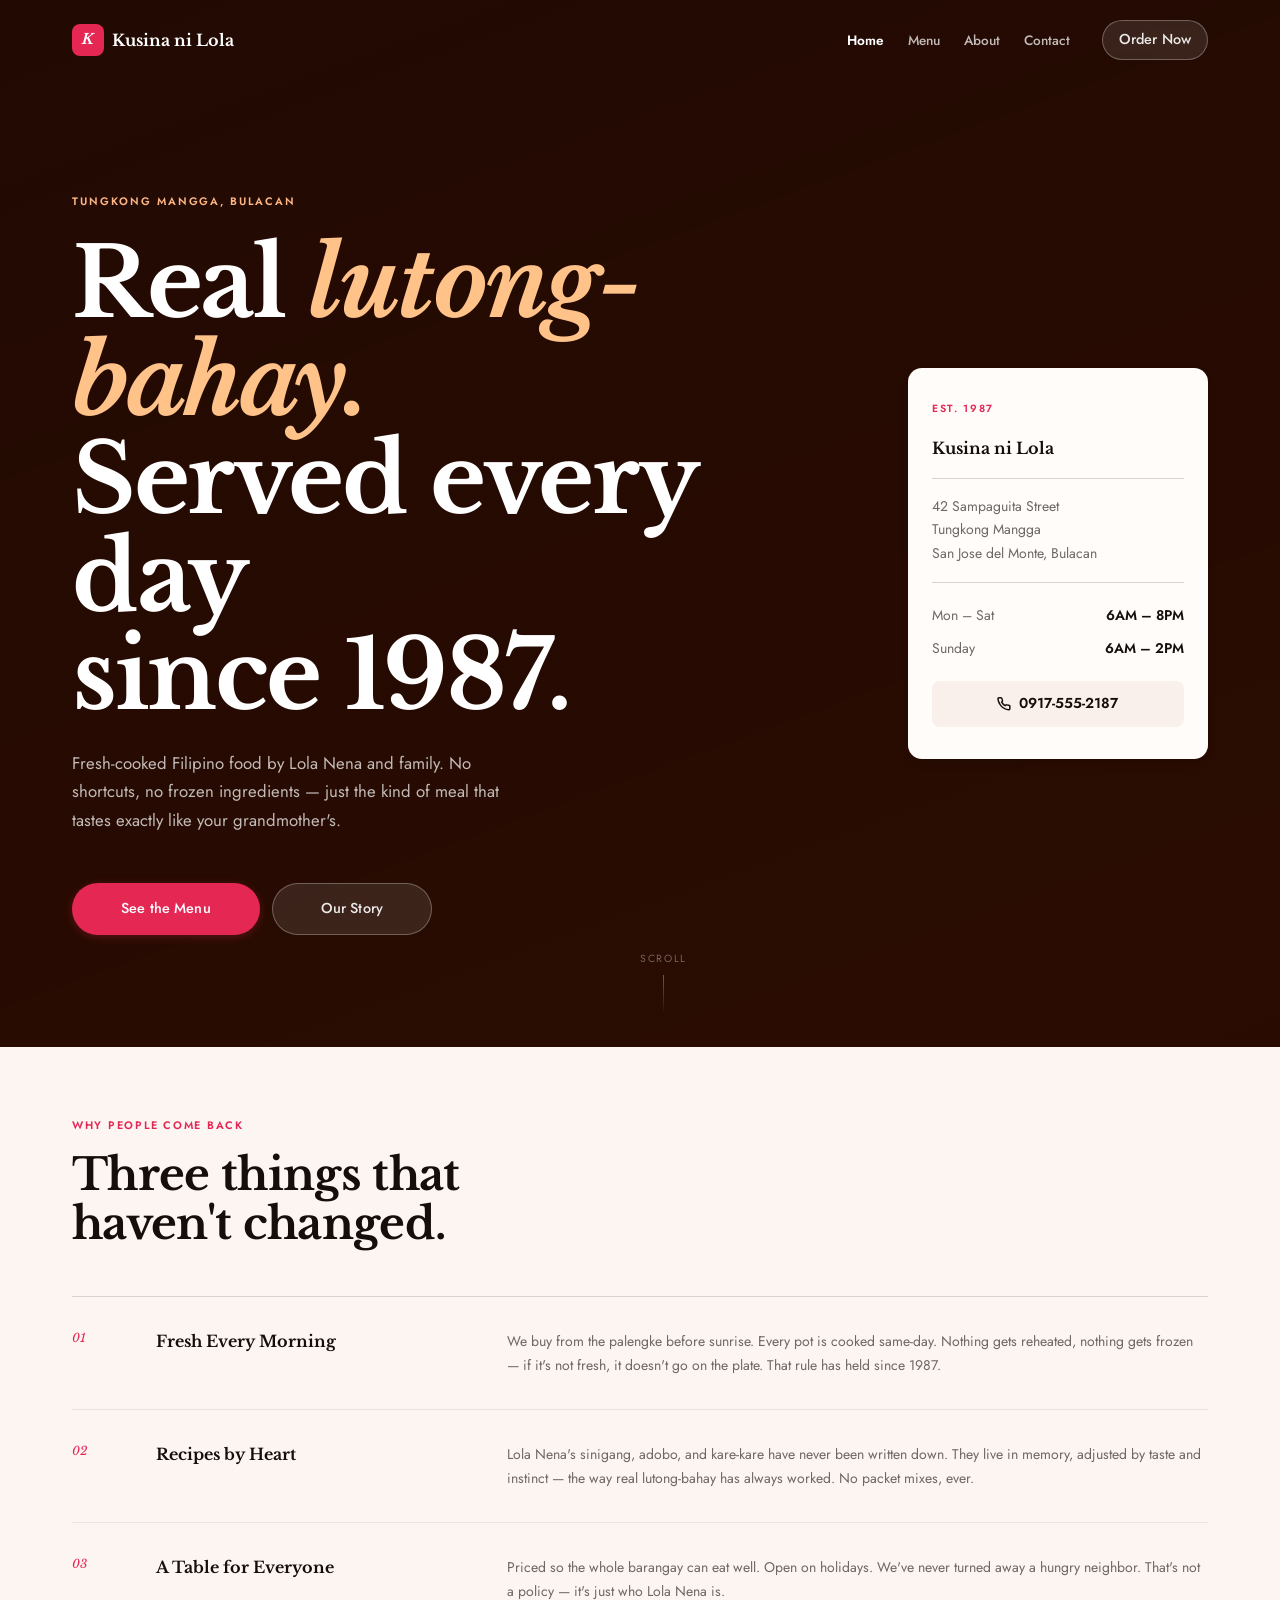
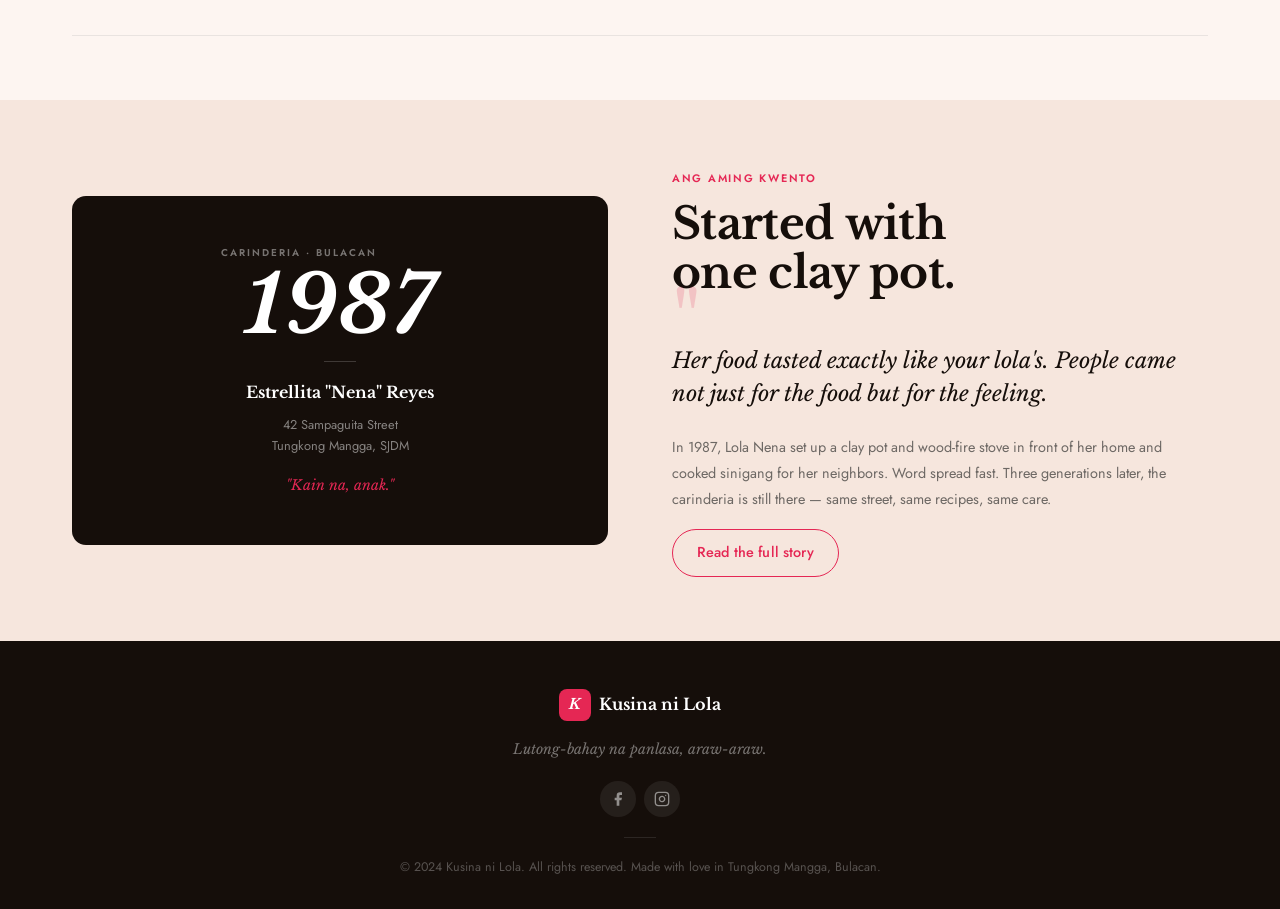
<file: index.html>
<!DOCTYPE html>
<html lang="tl">
<head>
  <meta charset="UTF-8">
  <meta name="viewport" content="width=device-width, initial-scale=1.0">
  <title>Kusina ni Lola — Lutong-bahay sa Tungkong Mangga, Bulacan</title>
  <meta name="description" content="Family-run Filipino carinderia in San Jose del Monte, Bulacan. Sinigang, adobo, silog meals, and more — fresh every day since 1987.">
  <link rel="preconnect" href="https://fonts.googleapis.com">
  <link rel="preconnect" href="https://fonts.gstatic.com" crossorigin>
  <link href="https://fonts.googleapis.com/css2?family=Libre+Baskerville:ital,wght@0,400;0,700;1,400&family=Jost:ital,wght@0,300;0,400;0,500;0,600;1,400&display=swap" rel="stylesheet">
  <link rel="stylesheet" href="style.css">
</head>
<body>

  <!-- ===== NAV ===== -->
  <nav class="nav nav--transparent" id="nav">
    <div class="nav__inner">
      <a href="index.html" class="nav__logo">
        <span class="nav__logo-mark">K</span>
        <span>Kusina ni Lola</span>
      </a>
      <ul class="nav__links">
        <li><a href="index.html" class="nav__link active">Home</a></li>
        <li><a href="menu.html" class="nav__link">Menu</a></li>
        <li><a href="about.html" class="nav__link">About</a></li>
        <li><a href="contact.html" class="nav__link">Contact</a></li>
      </ul>
      <a href="contact.html" class="btn btn--ghost nav__cta">Order Now</a>
      <button class="nav__toggle" id="navToggle" aria-label="Toggle navigation">
        <span></span><span></span><span></span>
      </button>
    </div>
    <div class="nav__mobile" id="navMobile">
      <ul>
        <li><a href="index.html" class="nav__link active">Home</a></li>
        <li><a href="menu.html" class="nav__link">Menu</a></li>
        <li><a href="about.html" class="nav__link">About</a></li>
        <li><a href="contact.html" class="nav__link">Contact</a></li>
      </ul>
      <a href="contact.html" class="btn btn--primary">Order Now</a>
    </div>
  </nav>

  <!-- ===== HERO ===== -->
  <section class="hero">
    <div class="hero__bg" aria-hidden="true"></div>
    <div class="hero__layout">
      <div class="hero__left">
        <p class="hero__label">Tungkong Mangga, Bulacan</p>
        <h1 class="hero__title">
          Real <em>lutong-bahay.</em><br>
          Served every day<br>since 1987.
        </h1>
        <p class="hero__sub">Fresh-cooked Filipino food by Lola Nena and family. No shortcuts, no frozen ingredients — just the kind of meal that tastes exactly like your grandmother's.</p>
        <div class="hero__cta">
          <a href="menu.html" class="btn btn--primary btn--lg">See the Menu</a>
          <a href="about.html" class="btn btn--ghost btn--lg">Our Story</a>
        </div>
      </div>
      <div class="hero__right">
        <div class="hero__board">
          <span class="hero__board-since">Est. 1987</span>
          <p style="font-family: var(--serif); font-size: 1rem; font-weight: 700; color: var(--ink); margin-bottom: 4px;">Kusina ni Lola</p>
          <div class="hero__board-rule"></div>
          <address>
            42 Sampaguita Street<br>
            Tungkong Mangga<br>
            San Jose del Monte, Bulacan
          </address>
          <div class="hero__board-rule"></div>
          <div class="hero__board-hours">
            <div class="hero__board-hours-row">
              <span>Mon – Sat</span>
              <span>6AM – 8PM</span>
            </div>
            <div class="hero__board-hours-row">
              <span>Sunday</span>
              <span>6AM – 2PM</span>
            </div>
          </div>
          <a href="tel:09175552187" class="hero__board-phone">
            <svg width="14" height="14" viewBox="0 0 24 24" fill="none" stroke="currentColor" stroke-width="2.5" stroke-linecap="round" stroke-linejoin="round" aria-hidden="true"><path d="M22 16.92v3a2 2 0 0 1-2.18 2 19.79 19.79 0 0 1-8.63-3.07A19.5 19.5 0 0 1 4.69 12a19.79 19.79 0 0 1-3.07-8.67A2 2 0 0 1 3.6 1.27h3a2 2 0 0 1 2 1.72c.127.96.361 1.903.7 2.81a2 2 0 0 1-.45 2.11L7.91 8.85a16 16 0 0 0 6 6l1.03-.95a2 2 0 0 1 2.11-.45c.907.339 1.85.573 2.81.7A2 2 0 0 1 22 16.92z"/></svg>
            0917-555-2187
          </a>
        </div>
      </div>
    </div>
    <div class="hero__scroll" aria-hidden="true">
      <span>Scroll</span>
      <div class="hero__scroll-line"></div>
    </div>
  </section>

  <!-- ===== FEATURES ===== -->
  <section class="features">
    <div class="container">
      <div class="features__header">
        <span class="section-label fade-in">Why People Come Back</span>
        <h2 class="fade-up">Three things that<br>haven't changed.</h2>
      </div>
      <div class="features__list stagger">
        <div class="feature-row fade-up">
          <span class="feature-row__num">01</span>
          <p class="feature-row__title">Fresh Every Morning</p>
          <p class="feature-row__body">We buy from the palengke before sunrise. Every pot is cooked same-day. Nothing gets reheated, nothing gets frozen — if it's not fresh, it doesn't go on the plate. That rule has held since 1987.</p>
        </div>
        <div class="feature-row fade-up">
          <span class="feature-row__num">02</span>
          <p class="feature-row__title">Recipes by Heart</p>
          <p class="feature-row__body">Lola Nena's sinigang, adobo, and kare-kare have never been written down. They live in memory, adjusted by taste and instinct — the way real lutong-bahay has always worked. No packet mixes, ever.</p>
        </div>
        <div class="feature-row fade-up">
          <span class="feature-row__num">03</span>
          <p class="feature-row__title">A Table for Everyone</p>
          <p class="feature-row__body">Priced so the whole barangay can eat well. Open on holidays. We've never turned away a hungry neighbor. That's not a policy — it's just who Lola Nena is.</p>
        </div>
      </div>
    </div>
  </section>

  <!-- ===== ABOUT TEASER ===== -->
  <section class="about-teaser">
    <div class="container">
      <div class="about-teaser__inner">

        <div class="est-card fade-in">
          <p class="est-card__eyebrow">Carinderia · Bulacan</p>
          <p class="est-card__year">1987</p>
          <div class="est-card__rule"></div>
          <p class="est-card__name">Estrellita "Nena" Reyes</p>
          <p class="est-card__location">42 Sampaguita Street<br>Tungkong Mangga, SJDM</p>
          <p class="est-card__tagline">"Kain na, anak."</p>
        </div>

        <div class="about-teaser__content">
          <span class="section-label fade-in">Ang Aming Kwento</span>
          <h2 class="fade-up">Started with<br>one clay pot.</h2>
          <div class="quote-block fade-up">
            <span class="quote-block__mark" aria-hidden="true">"</span>
            <p class="quote-block__text">Her food tasted exactly like your lola's. People came not just for the food but for the feeling.</p>
          </div>
          <p class="about-teaser__body fade-up">In 1987, Lola Nena set up a clay pot and wood-fire stove in front of her home and cooked sinigang for her neighbors. Word spread fast. Three generations later, the carinderia is still there — same street, same recipes, same care.</p>
          <a href="about.html" class="btn btn--outline fade-up">Read the full story</a>
        </div>

      </div>
    </div>
  </section>

  <!-- ===== FOOTER ===== -->
  <footer class="footer">
    <div class="footer__inner">
      <a href="index.html" class="footer__logo">
        <span class="nav__logo-mark">K</span>
        <span>Kusina ni Lola</span>
      </a>
      <p class="footer__tagline">Lutong-bahay na panlasa, araw-araw.</p>
      <div class="footer__social">
        <a href="#" class="footer__social-link" aria-label="Facebook">
          <svg viewBox="0 0 24 24" fill="currentColor" width="17" height="17"><path d="M18 2h-3a5 5 0 0 0-5 5v3H7v4h3v8h4v-8h3l1-4h-4V7a1 1 0 0 1 1-1h3z"/></svg>
        </a>
        <a href="#" class="footer__social-link" aria-label="Instagram">
          <svg viewBox="0 0 24 24" fill="none" stroke="currentColor" stroke-width="2" stroke-linecap="round" stroke-linejoin="round" width="17" height="17"><rect x="2" y="2" width="20" height="20" rx="5" ry="5"/><path d="M16 11.37A4 4 0 1 1 12.63 8 4 4 0 0 1 16 11.37z"/><line x1="17.5" y1="6.5" x2="17.51" y2="6.5"/></svg>
        </a>
      </div>
      <div class="footer__divider"></div>
      <p class="footer__copy">© 2024 Kusina ni Lola. All rights reserved. Made with love in Tungkong Mangga, Bulacan.</p>
    </div>
  </footer>

  <script src="script.js"></script>
</body>
</html>
</file>
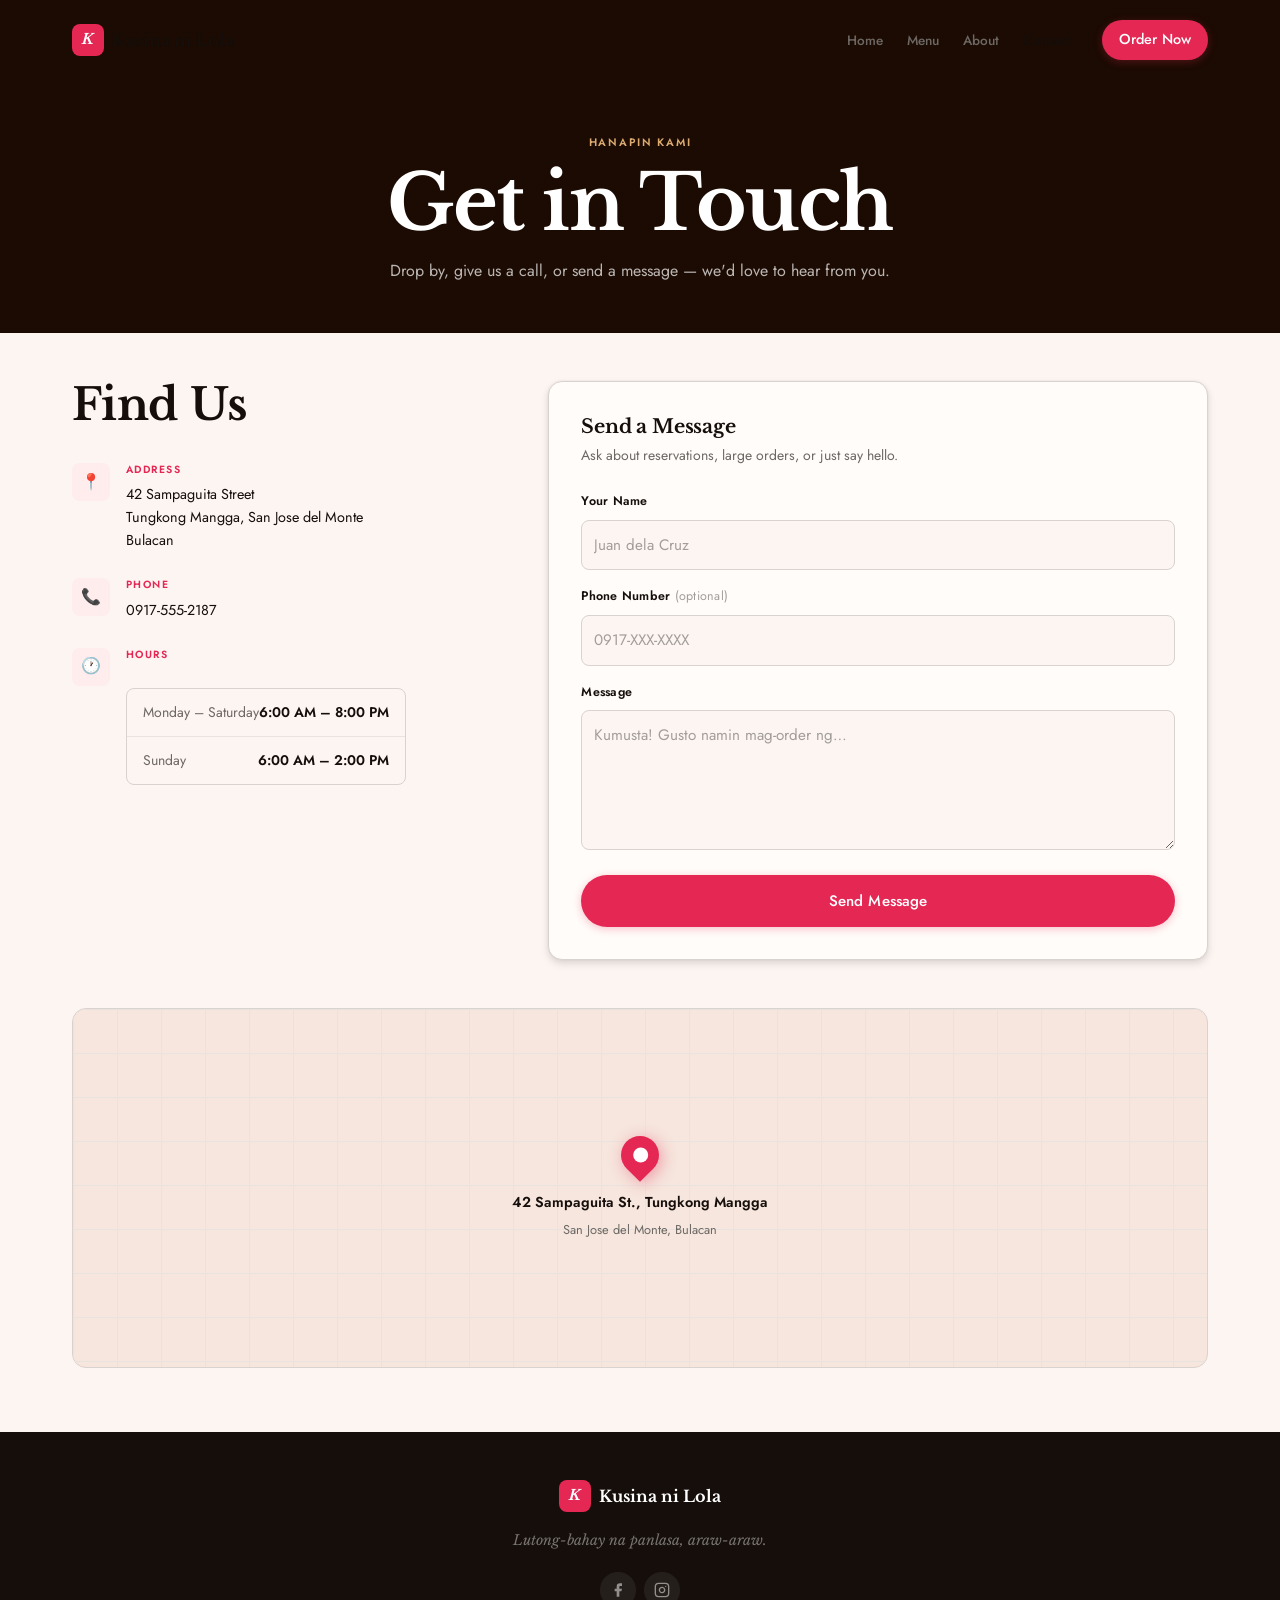
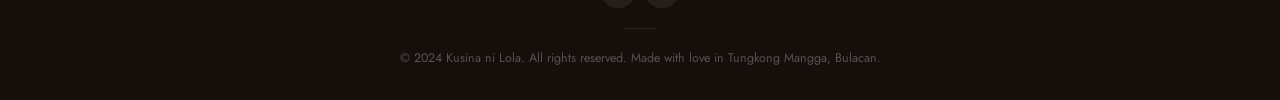
<file: contact.html>
<!DOCTYPE html>
<html lang="tl">
<head>
  <meta charset="UTF-8">
  <meta name="viewport" content="width=device-width, initial-scale=1.0">
  <title>Contact — Kusina ni Lola</title>
  <meta name="description" content="Find Kusina ni Lola at 42 Sampaguita St., Tungkong Mangga, SJDM, Bulacan. Open Mon–Sat 6AM–8PM.">
  <link rel="preconnect" href="https://fonts.googleapis.com">
  <link rel="preconnect" href="https://fonts.gstatic.com" crossorigin>
  <link href="https://fonts.googleapis.com/css2?family=Libre+Baskerville:ital,wght@0,400;0,700;1,400&family=Jost:ital,wght@0,300;0,400;0,500;0,600;1,400&display=swap" rel="stylesheet">
  <link rel="stylesheet" href="style.css">
</head>
<body>

  <!-- ===== NAV ===== -->
  <nav class="nav scrolled" id="nav">
    <div class="nav__inner">
      <a href="index.html" class="nav__logo">
        <span class="nav__logo-mark">K</span>
        <span>Kusina ni Lola</span>
      </a>
      <ul class="nav__links">
        <li><a href="index.html" class="nav__link">Home</a></li>
        <li><a href="menu.html" class="nav__link">Menu</a></li>
        <li><a href="about.html" class="nav__link">About</a></li>
        <li><a href="contact.html" class="nav__link active">Contact</a></li>
      </ul>
      <a href="contact.html" class="btn btn--primary nav__cta">Order Now</a>
      <button class="nav__toggle" id="navToggle" aria-label="Toggle navigation">
        <span></span><span></span><span></span>
      </button>
    </div>
    <div class="nav__mobile" id="navMobile">
      <ul>
        <li><a href="index.html" class="nav__link">Home</a></li>
        <li><a href="menu.html" class="nav__link">Menu</a></li>
        <li><a href="about.html" class="nav__link">About</a></li>
        <li><a href="contact.html" class="nav__link active">Contact</a></li>
      </ul>
      <a href="contact.html" class="btn btn--primary">Order Now</a>
    </div>
  </nav>

  <!-- ===== PAGE HEADER ===== -->
  <div class="page-header">
    <div class="page-header__bg" aria-hidden="true"></div>
    <div class="container page-header__inner">
      <span class="section-label" style="color: rgba(255,200,130,0.85);">Hanapin Kami</span>
      <h1>Get in Touch</h1>
      <p>Drop by, give us a call, or send a message — we'd love to hear from you.</p>
    </div>
  </div>

  <!-- ===== CONTACT SECTION ===== -->
  <section class="contact-page">
    <div class="container">
      <div class="contact-page__inner">

        <!-- INFO -->
        <div class="contact-info">
          <h2 class="fade-up">Find Us</h2>

          <div class="contact-detail fade-up">
            <div class="contact-detail__icon">📍</div>
            <div>
              <p class="contact-detail__label">Address</p>
              <address class="contact-detail__value">
                42 Sampaguita Street<br>
                Tungkong Mangga, San Jose del Monte<br>
                Bulacan
              </address>
            </div>
          </div>

          <div class="contact-detail fade-up">
            <div class="contact-detail__icon">📞</div>
            <div>
              <p class="contact-detail__label">Phone</p>
              <p class="contact-detail__value">
                <a href="tel:09175552187" style="color:inherit; transition: color 0.2s;" onmouseover="this.style.color='var(--rausch)'" onmouseout="this.style.color='inherit'">0917-555-2187</a>
              </p>
            </div>
          </div>

          <div class="contact-detail fade-up">
            <div class="contact-detail__icon">🕐</div>
            <div>
              <p class="contact-detail__label">Hours</p>
              <div class="hours-grid">
                <div class="hours-row">
                  <span class="hours-row__day">Monday – Saturday</span>
                  <span class="hours-row__time">6:00 AM – 8:00 PM</span>
                </div>
                <div class="hours-row">
                  <span class="hours-row__day">Sunday</span>
                  <span class="hours-row__time">6:00 AM – 2:00 PM</span>
                </div>
              </div>
            </div>
          </div>
        </div>

        <!-- FORM -->
        <div class="contact-form-wrap fade-up">
          <h3>Send a Message</h3>
          <p>Ask about reservations, large orders, or just say hello.</p>
          <form id="contactForm" novalidate>
            <div class="form-group">
              <label for="name">Your Name</label>
              <input type="text" id="name" name="name" placeholder="Juan dela Cruz" required>
            </div>
            <div class="form-group">
              <label for="phone">Phone Number <span style="color:var(--subtle); font-weight:400;">(optional)</span></label>
              <input type="tel" id="phone" name="phone" placeholder="0917-XXX-XXXX">
            </div>
            <div class="form-group">
              <label for="message">Message</label>
              <textarea id="message" name="message" placeholder="Kumusta! Gusto namin mag-order ng…" required></textarea>
            </div>
            <button type="submit" class="btn btn--primary btn--lg form-submit">
              Send Message
            </button>
          </form>
        </div>

      </div>
    </div>
  </section>

  <!-- ===== MAP ===== -->
  <div class="map-section">
    <div class="container">
      <div class="map-wrap">
        <div class="map-placeholder">
          <div class="map-placeholder__pin"></div>
          <p>42 Sampaguita St., Tungkong Mangga</p>
          <small>San Jose del Monte, Bulacan</small>
        </div>
      </div>
    </div>
  </div>

  <!-- ===== FOOTER ===== -->
  <footer class="footer">
    <div class="footer__inner">
      <a href="index.html" class="footer__logo">
        <span class="nav__logo-mark">K</span>
        <span>Kusina ni Lola</span>
      </a>
      <p class="footer__tagline">Lutong-bahay na panlasa, araw-araw.</p>
      <div class="footer__social">
        <a href="#" class="footer__social-link" aria-label="Facebook">
          <svg viewBox="0 0 24 24" fill="currentColor" width="17" height="17"><path d="M18 2h-3a5 5 0 0 0-5 5v3H7v4h3v8h4v-8h3l1-4h-4V7a1 1 0 0 1 1-1h3z"/></svg>
        </a>
        <a href="#" class="footer__social-link" aria-label="Instagram">
          <svg viewBox="0 0 24 24" fill="none" stroke="currentColor" stroke-width="2" stroke-linecap="round" stroke-linejoin="round" width="17" height="17"><rect x="2" y="2" width="20" height="20" rx="5" ry="5"/><path d="M16 11.37A4 4 0 1 1 12.63 8 4 4 0 0 1 16 11.37z"/><line x1="17.5" y1="6.5" x2="17.51" y2="6.5"/></svg>
        </a>
      </div>
      <div class="footer__divider"></div>
      <p class="footer__copy">© 2024 Kusina ni Lola. All rights reserved. Made with love in Tungkong Mangga, Bulacan.</p>
    </div>
  </footer>

  <script src="script.js"></script>
</body>
</html>
</file>
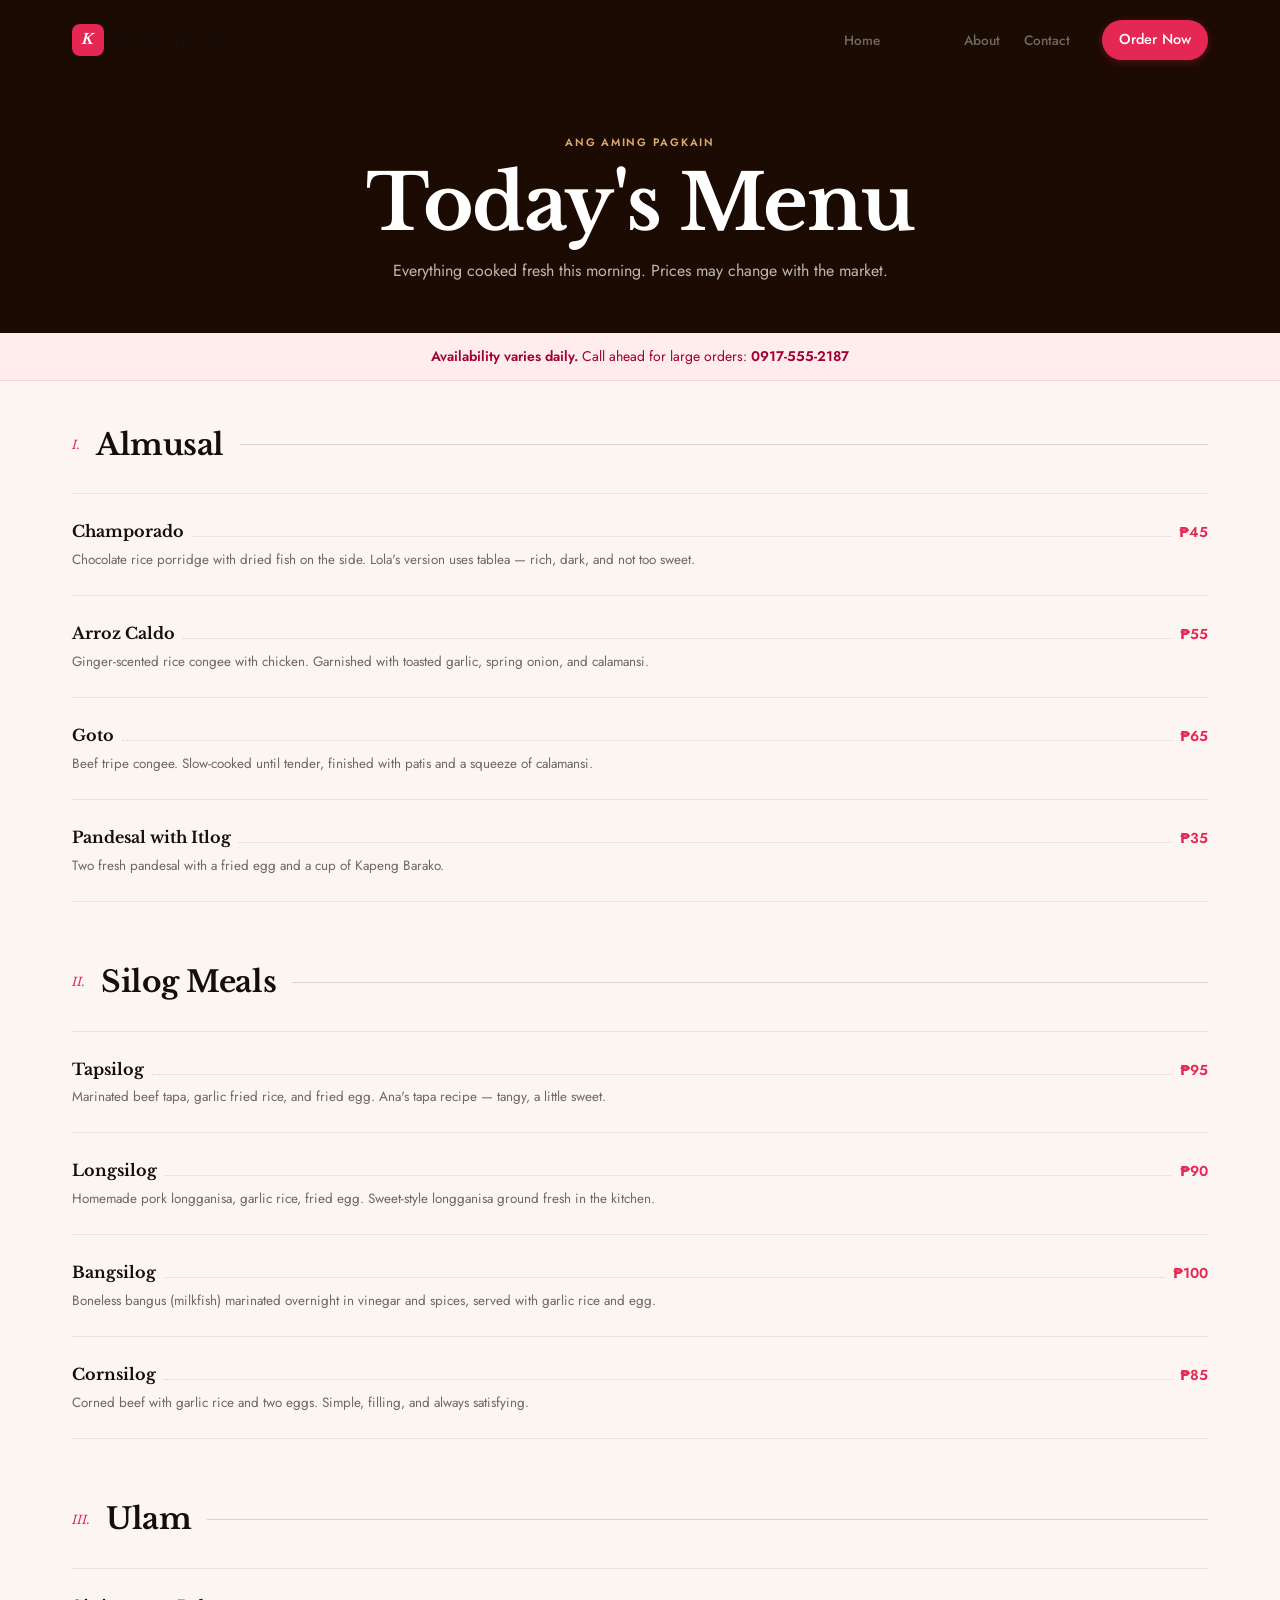
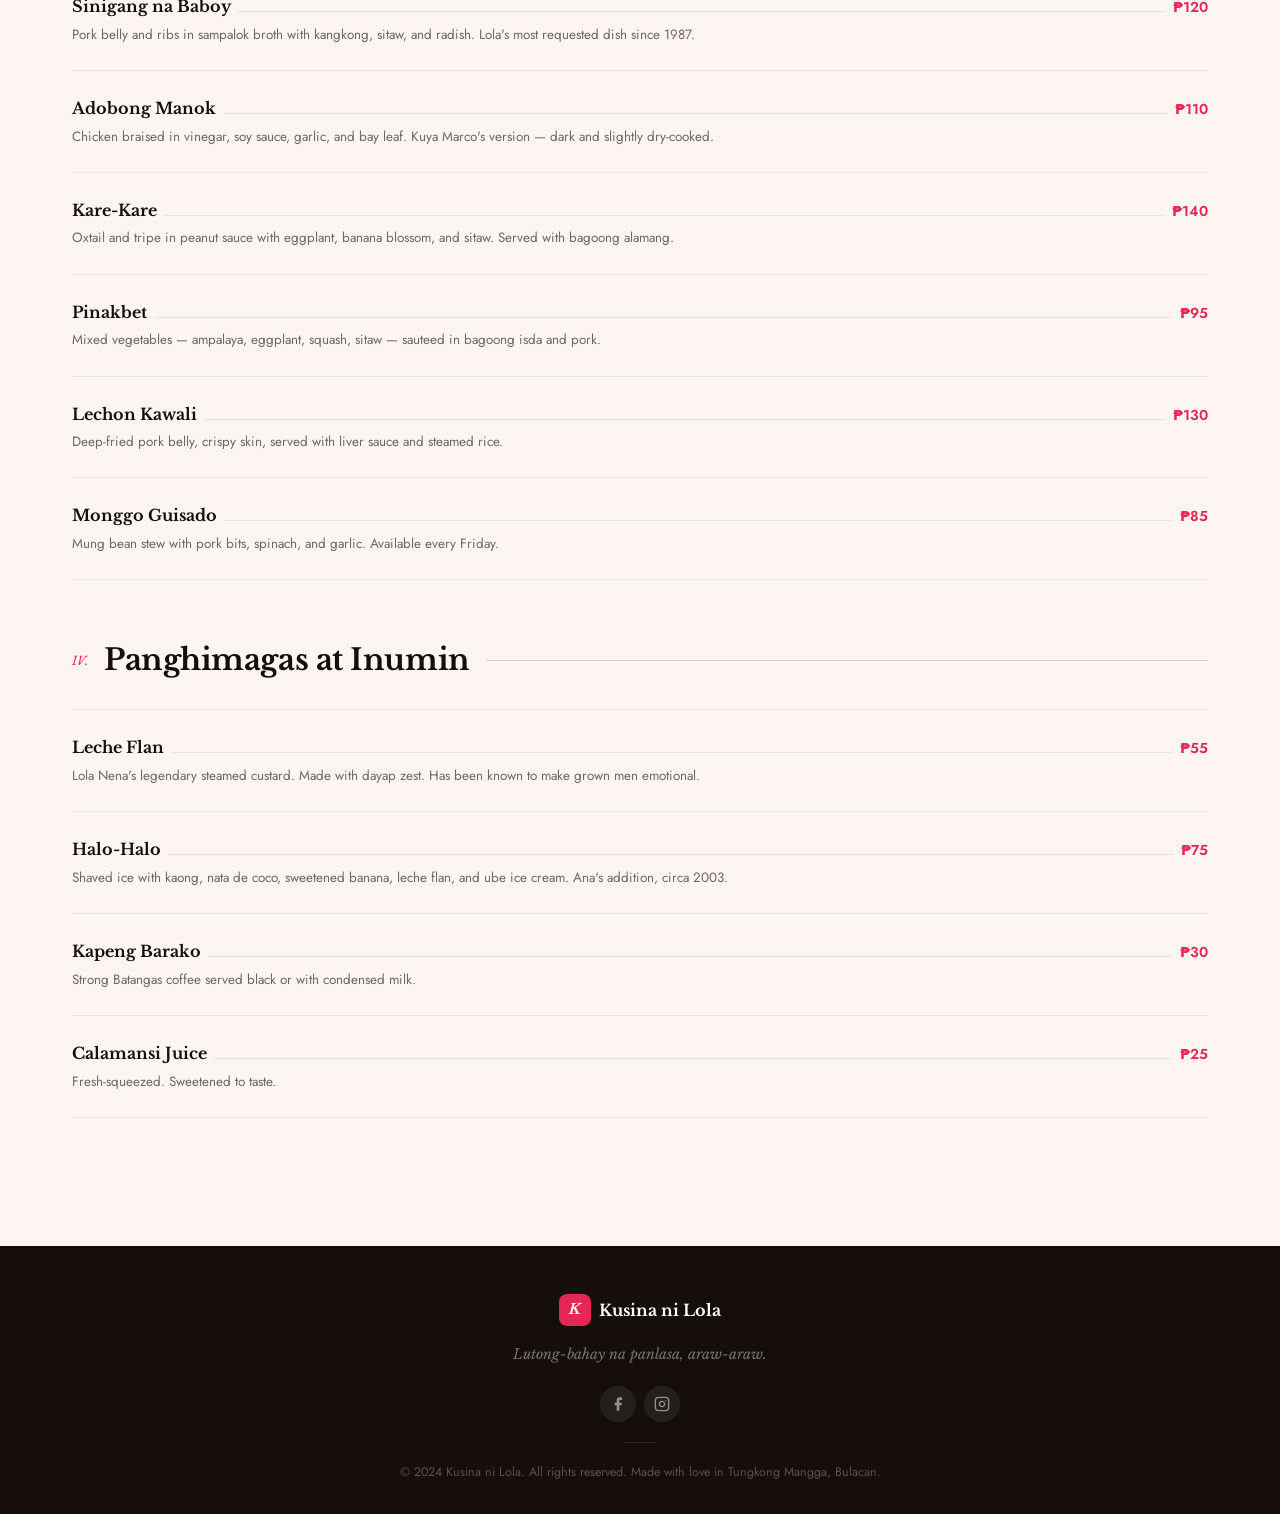
<file: menu.html>
<!DOCTYPE html>
<html lang="tl">
<head>
  <meta charset="UTF-8">
  <meta name="viewport" content="width=device-width, initial-scale=1.0">
  <title>Menu — Kusina ni Lola</title>
  <meta name="description" content="Daily menu of fresh Filipino home-cooked meals. Breakfast, Silog, Ulam, Desserts and Drinks.">
  <link rel="preconnect" href="https://fonts.googleapis.com">
  <link rel="preconnect" href="https://fonts.gstatic.com" crossorigin>
  <link href="https://fonts.googleapis.com/css2?family=Libre+Baskerville:ital,wght@0,400;0,700;1,400&family=Jost:ital,wght@0,300;0,400;0,500;0,600;1,400&display=swap" rel="stylesheet">
  <link rel="stylesheet" href="style.css">
</head>
<body>

  <!-- ===== NAV ===== -->
  <nav class="nav scrolled" id="nav">
    <div class="nav__inner">
      <a href="index.html" class="nav__logo">
        <span class="nav__logo-mark">K</span>
        <span>Kusina ni Lola</span>
      </a>
      <ul class="nav__links">
        <li><a href="index.html" class="nav__link">Home</a></li>
        <li><a href="menu.html" class="nav__link active">Menu</a></li>
        <li><a href="about.html" class="nav__link">About</a></li>
        <li><a href="contact.html" class="nav__link">Contact</a></li>
      </ul>
      <a href="contact.html" class="btn btn--primary nav__cta">Order Now</a>
      <button class="nav__toggle" id="navToggle" aria-label="Toggle navigation">
        <span></span><span></span><span></span>
      </button>
    </div>
    <div class="nav__mobile" id="navMobile">
      <ul>
        <li><a href="index.html" class="nav__link">Home</a></li>
        <li><a href="menu.html" class="nav__link active">Menu</a></li>
        <li><a href="about.html" class="nav__link">About</a></li>
        <li><a href="contact.html" class="nav__link">Contact</a></li>
      </ul>
      <a href="contact.html" class="btn btn--primary">Order Now</a>
    </div>
  </nav>

  <!-- ===== PAGE HEADER ===== -->
  <div class="page-header">
    <div class="page-header__bg" aria-hidden="true"></div>
    <div class="container page-header__inner">
      <span class="section-label" style="color: rgba(255,200,130,0.85);">Ang Aming Pagkain</span>
      <h1>Today's Menu</h1>
      <p>Everything cooked fresh this morning. Prices may change with the market.</p>
    </div>
  </div>

  <!-- ===== MENU NOTICE ===== -->
  <div class="menu-notice">
    <strong>Availability varies daily.</strong> Call ahead for large orders: <a href="tel:09175552187" style="color: inherit; font-weight: 600;">0917-555-2187</a>
  </div>

  <!-- ===== MENU ===== -->
  <section class="menu-page">
    <div class="container">

      <!-- BREAKFAST -->
      <div class="menu-category fade-up">
        <div class="menu-category__header">
          <span class="menu-category__num">I.</span>
          <h2 class="menu-category__title">Almusal</h2>
          <div class="menu-category__rule"></div>
        </div>
        <div class="menu-list">
          <div class="menu-item">
            <div class="menu-item__row">
              <span class="menu-item__name">Champorado</span>
              <span class="menu-item__dots"></span>
              <span class="menu-item__price">45</span>
            </div>
            <p class="menu-item__desc">Chocolate rice porridge with dried fish on the side. Lola's version uses tablea — rich, dark, and not too sweet.</p>
          </div>
          <div class="menu-item">
            <div class="menu-item__row">
              <span class="menu-item__name">Arroz Caldo</span>
              <span class="menu-item__dots"></span>
              <span class="menu-item__price">55</span>
            </div>
            <p class="menu-item__desc">Ginger-scented rice congee with chicken. Garnished with toasted garlic, spring onion, and calamansi.</p>
          </div>
          <div class="menu-item">
            <div class="menu-item__row">
              <span class="menu-item__name">Goto</span>
              <span class="menu-item__dots"></span>
              <span class="menu-item__price">65</span>
            </div>
            <p class="menu-item__desc">Beef tripe congee. Slow-cooked until tender, finished with patis and a squeeze of calamansi.</p>
          </div>
          <div class="menu-item">
            <div class="menu-item__row">
              <span class="menu-item__name">Pandesal with Itlog</span>
              <span class="menu-item__dots"></span>
              <span class="menu-item__price">35</span>
            </div>
            <p class="menu-item__desc">Two fresh pandesal with a fried egg and a cup of Kapeng Barako.</p>
          </div>
        </div>
      </div>

      <!-- SILOG -->
      <div class="menu-category fade-up">
        <div class="menu-category__header">
          <span class="menu-category__num">II.</span>
          <h2 class="menu-category__title">Silog Meals</h2>
          <div class="menu-category__rule"></div>
        </div>
        <div class="menu-list">
          <div class="menu-item">
            <div class="menu-item__row">
              <span class="menu-item__name">Tapsilog</span>
              <span class="menu-item__dots"></span>
              <span class="menu-item__price">95</span>
            </div>
            <p class="menu-item__desc">Marinated beef tapa, garlic fried rice, and fried egg. Ana's tapa recipe — tangy, a little sweet.</p>
          </div>
          <div class="menu-item">
            <div class="menu-item__row">
              <span class="menu-item__name">Longsilog</span>
              <span class="menu-item__dots"></span>
              <span class="menu-item__price">90</span>
            </div>
            <p class="menu-item__desc">Homemade pork longganisa, garlic rice, fried egg. Sweet-style longganisa ground fresh in the kitchen.</p>
          </div>
          <div class="menu-item">
            <div class="menu-item__row">
              <span class="menu-item__name">Bangsilog</span>
              <span class="menu-item__dots"></span>
              <span class="menu-item__price">100</span>
            </div>
            <p class="menu-item__desc">Boneless bangus (milkfish) marinated overnight in vinegar and spices, served with garlic rice and egg.</p>
          </div>
          <div class="menu-item">
            <div class="menu-item__row">
              <span class="menu-item__name">Cornsilog</span>
              <span class="menu-item__dots"></span>
              <span class="menu-item__price">85</span>
            </div>
            <p class="menu-item__desc">Corned beef with garlic rice and two eggs. Simple, filling, and always satisfying.</p>
          </div>
        </div>
      </div>

      <!-- ULAM -->
      <div class="menu-category fade-up">
        <div class="menu-category__header">
          <span class="menu-category__num">III.</span>
          <h2 class="menu-category__title">Ulam</h2>
          <div class="menu-category__rule"></div>
        </div>
        <div class="menu-list">
          <div class="menu-item">
            <div class="menu-item__row">
              <span class="menu-item__name">Sinigang na Baboy</span>
              <span class="menu-item__dots"></span>
              <span class="menu-item__price">120</span>
            </div>
            <p class="menu-item__desc">Pork belly and ribs in sampalok broth with kangkong, sitaw, and radish. Lola's most requested dish since 1987.</p>
          </div>
          <div class="menu-item">
            <div class="menu-item__row">
              <span class="menu-item__name">Adobong Manok</span>
              <span class="menu-item__dots"></span>
              <span class="menu-item__price">110</span>
            </div>
            <p class="menu-item__desc">Chicken braised in vinegar, soy sauce, garlic, and bay leaf. Kuya Marco's version — dark and slightly dry-cooked.</p>
          </div>
          <div class="menu-item">
            <div class="menu-item__row">
              <span class="menu-item__name">Kare-Kare</span>
              <span class="menu-item__dots"></span>
              <span class="menu-item__price">140</span>
            </div>
            <p class="menu-item__desc">Oxtail and tripe in peanut sauce with eggplant, banana blossom, and sitaw. Served with bagoong alamang.</p>
          </div>
          <div class="menu-item">
            <div class="menu-item__row">
              <span class="menu-item__name">Pinakbet</span>
              <span class="menu-item__dots"></span>
              <span class="menu-item__price">95</span>
            </div>
            <p class="menu-item__desc">Mixed vegetables — ampalaya, eggplant, squash, sitaw — sauteed in bagoong isda and pork.</p>
          </div>
          <div class="menu-item">
            <div class="menu-item__row">
              <span class="menu-item__name">Lechon Kawali</span>
              <span class="menu-item__dots"></span>
              <span class="menu-item__price">130</span>
            </div>
            <p class="menu-item__desc">Deep-fried pork belly, crispy skin, served with liver sauce and steamed rice.</p>
          </div>
          <div class="menu-item">
            <div class="menu-item__row">
              <span class="menu-item__name">Monggo Guisado</span>
              <span class="menu-item__dots"></span>
              <span class="menu-item__price">85</span>
            </div>
            <p class="menu-item__desc">Mung bean stew with pork bits, spinach, and garlic. Available every Friday.</p>
          </div>
        </div>
      </div>

      <!-- DESSERTS & DRINKS -->
      <div class="menu-category fade-up">
        <div class="menu-category__header">
          <span class="menu-category__num">IV.</span>
          <h2 class="menu-category__title">Panghimagas at Inumin</h2>
          <div class="menu-category__rule"></div>
        </div>
        <div class="menu-list">
          <div class="menu-item">
            <div class="menu-item__row">
              <span class="menu-item__name">Leche Flan</span>
              <span class="menu-item__dots"></span>
              <span class="menu-item__price">55</span>
            </div>
            <p class="menu-item__desc">Lola Nena's legendary steamed custard. Made with dayap zest. Has been known to make grown men emotional.</p>
          </div>
          <div class="menu-item">
            <div class="menu-item__row">
              <span class="menu-item__name">Halo-Halo</span>
              <span class="menu-item__dots"></span>
              <span class="menu-item__price">75</span>
            </div>
            <p class="menu-item__desc">Shaved ice with kaong, nata de coco, sweetened banana, leche flan, and ube ice cream. Ana's addition, circa 2003.</p>
          </div>
          <div class="menu-item">
            <div class="menu-item__row">
              <span class="menu-item__name">Kapeng Barako</span>
              <span class="menu-item__dots"></span>
              <span class="menu-item__price">30</span>
            </div>
            <p class="menu-item__desc">Strong Batangas coffee served black or with condensed milk.</p>
          </div>
          <div class="menu-item">
            <div class="menu-item__row">
              <span class="menu-item__name">Calamansi Juice</span>
              <span class="menu-item__dots"></span>
              <span class="menu-item__price">25</span>
            </div>
            <p class="menu-item__desc">Fresh-squeezed. Sweetened to taste.</p>
          </div>
        </div>
      </div>

    </div>
  </section>

  <!-- ===== FOOTER ===== -->
  <footer class="footer">
    <div class="footer__inner">
      <a href="index.html" class="footer__logo">
        <span class="nav__logo-mark">K</span>
        <span>Kusina ni Lola</span>
      </a>
      <p class="footer__tagline">Lutong-bahay na panlasa, araw-araw.</p>
      <div class="footer__social">
        <a href="#" class="footer__social-link" aria-label="Facebook">
          <svg viewBox="0 0 24 24" fill="currentColor" width="17" height="17"><path d="M18 2h-3a5 5 0 0 0-5 5v3H7v4h3v8h4v-8h3l1-4h-4V7a1 1 0 0 1 1-1h3z"/></svg>
        </a>
        <a href="#" class="footer__social-link" aria-label="Instagram">
          <svg viewBox="0 0 24 24" fill="none" stroke="currentColor" stroke-width="2" stroke-linecap="round" stroke-linejoin="round" width="17" height="17"><rect x="2" y="2" width="20" height="20" rx="5" ry="5"/><path d="M16 11.37A4 4 0 1 1 12.63 8 4 4 0 0 1 16 11.37z"/><line x1="17.5" y1="6.5" x2="17.51" y2="6.5"/></svg>
        </a>
      </div>
      <div class="footer__divider"></div>
      <p class="footer__copy">© 2024 Kusina ni Lola. All rights reserved. Made with love in Tungkong Mangga, Bulacan.</p>
    </div>
  </footer>

  <script src="script.js"></script>
</body>
</html>
</file>
<file: style.css>
/* ============================================================
   KUSINA NI LOLA
   Fonts: Libre Baskerville (headings) + Jost (body)
   Both chosen against reflex-reject list. Physical object:
   "a laminated menu from a carinderia in Bulacan"
   Colors: OKLCH brand-tinted neutrals + Airbnb Rausch
   Zero card grids. Zero side-stripe borders.
   ============================================================ */

@import url('https://fonts.googleapis.com/css2?family=Libre+Baskerville:ital,wght@0,400;0,700;1,400&family=Jost:ital,wght@0,300;0,400;0,500;0,600;1,400&display=swap');

:root {
  /* OKLCH — brand hue ~45deg, chroma 0.008–0.020 on neutrals */
  --bg:       oklch(97.5% 0.010 50);
  --bg-tan:   oklch(93.5% 0.022 50);
  --canvas:   oklch(99.2% 0.005 50);
  --soft:     oklch(96% 0.012 50);
  --ink:      oklch(17% 0.014 50);
  --body-c:   oklch(35% 0.012 50);
  --muted:    oklch(52% 0.009 50);
  --subtle:   oklch(70% 0.007 50);
  --border:   oklch(87% 0.010 50);
  --border-s: oklch(92% 0.008 50);

  /* Rausch #ff385c ≈ oklch(60% 0.22 15) */
  --rausch:      oklch(60% 0.22 15);
  --rausch-dark: oklch(52% 0.22 15);
  --rausch-tint: oklch(96.5% 0.030 15);

  /* Typography */
  --serif: 'Libre Baskerville', Georgia, serif;
  --sans:  'Jost', system-ui, sans-serif;

  /* Airbnb DESIGN.md tokens */
  --nav-h:  80px;
  --max-w:  1200px;
  --r-sm:   8px;
  --r-md:   14px;
  --r-full: 9999px;

  /* Airbnb single shadow tier */
  --shadow: rgba(0,0,0,0.02) 0 0 0 1px,
            rgba(0,0,0,0.04) 0 2px 6px,
            rgba(0,0,0,0.10) 0 4px 8px;

  /* Spacing (DESIGN.md 4px base) */
  --sp-xs:   4px;
  --sp-sm:   8px;
  --sp-md:   12px;
  --sp-base: 16px;
  --sp-lg:   24px;
  --sp-xl:   32px;
  --sp-2xl:  48px;
  --sp-3xl:  64px;

  /* ease-out-quint per impeccable motion rules */
  --ease: cubic-bezier(0.22, 1, 0.36, 1);
  --t: 0.24s;
}

/* --- RESET --- */
*, *::before, *::after { box-sizing: border-box; margin: 0; padding: 0; }
html { scroll-behavior: smooth; }
body {
  font-family: var(--sans);
  font-weight: 400;
  background: var(--bg);
  color: var(--body-c);
  font-size: 1rem;
  line-height: 1.65;
  -webkit-font-smoothing: antialiased;
  overflow-x: hidden;
}
img { display: block; max-width: 100%; }
a { text-decoration: none; color: inherit; }
ul { list-style: none; }
button { cursor: pointer; border: none; background: none; font-family: inherit; }

/* --- TYPOGRAPHY --- */
h1, h2, h3, h4 {
  font-family: var(--serif);
  color: var(--ink);
  font-optical-sizing: auto;
}
h1 {
  font-size: clamp(2.6rem, 6vw, 5rem);
  font-weight: 700;
  line-height: 1.05;
  letter-spacing: -0.02em;
}
h2 {
  font-size: clamp(1.8rem, 3.5vw, 2.75rem);
  font-weight: 700;
  line-height: 1.1;
  letter-spacing: -0.015em;
}
h3 {
  font-size: clamp(1rem, 1.8vw, 1.2rem);
  font-weight: 700;
  line-height: 1.3;
  letter-spacing: -0.01em;
}
p { max-width: 65ch; line-height: 1.75; }
em { font-style: italic; }
address { font-style: normal; }

/* --- LAYOUT --- */
.container {
  max-width: var(--max-w);
  margin: 0 auto;
  padding: 0 var(--sp-xl);
}
@media (max-width: 744px) { .container { padding: 0 var(--sp-base); } }
section { padding: var(--sp-3xl) 0; }

/* --- SECTION LABEL --- */
.section-label {
  display: inline-block;
  font-family: var(--sans);
  font-size: 0.68rem;
  font-weight: 600;
  letter-spacing: 0.16em;
  text-transform: uppercase;
  color: var(--rausch);
  margin-bottom: var(--sp-md);
}

/* --- BUTTONS (Airbnb DESIGN.md) --- */
.btn {
  display: inline-flex;
  align-items: center;
  justify-content: center;
  gap: var(--sp-sm);
  height: 48px;
  padding: 0 var(--sp-lg);
  border-radius: var(--r-full);  /* pill — Airbnb button-pill-rausch */
  font-family: var(--sans);
  font-size: 0.9rem;
  font-weight: 500;
  transition: background var(--t) var(--ease),
              transform var(--t) var(--ease),
              box-shadow var(--t) var(--ease);
  cursor: pointer;
  white-space: nowrap;
  border: 1.5px solid transparent;
  letter-spacing: 0.01em;
}
.btn--primary {
  background: var(--rausch);
  color: #fff;
  box-shadow: 0 2px 8px oklch(60% 0.22 15 / 0.28);
}
.btn--primary:hover {
  background: var(--rausch-dark);
  transform: translateY(-2px);
  box-shadow: 0 6px 20px oklch(60% 0.22 15 / 0.38);
}
.btn--primary:active { transform: translateY(0); }
.btn--outline {
  background: transparent;
  color: var(--rausch);
  border-color: var(--rausch);
}
.btn--outline:hover {
  background: var(--rausch);
  color: #fff;
  transform: translateY(-2px);
}
.btn--ghost {
  background: oklch(100% 0 0 / 0.10);
  color: oklch(100% 0 0 / 0.90);
  border-color: oklch(100% 0 0 / 0.28);
  backdrop-filter: blur(4px);
}
.btn--ghost:hover {
  background: oklch(100% 0 0 / 0.18);
  color: #fff;
}
.btn--lg { height: 52px; padding: 0 var(--sp-2xl); }

/* ============================================================
   NAV — Airbnb top-nav: 80px, canvas bg on scroll
   ============================================================ */
.nav {
  position: fixed;
  top: 0; left: 0; right: 0;
  height: var(--nav-h);
  z-index: 100;
  transition: background var(--t) var(--ease),
              box-shadow var(--t) var(--ease);
}
.nav.scrolled {
  background: oklch(99% 0.004 50 / 0.96);
  backdrop-filter: blur(16px);
  -webkit-backdrop-filter: blur(16px);
  box-shadow: 0 1px 0 var(--border);
}
.nav__inner {
  max-width: var(--max-w);
  margin: 0 auto;
  padding: 0 var(--sp-xl);
  height: 100%;
  display: flex;
  align-items: center;
  gap: var(--sp-sm);
}
.nav__logo {
  display: flex;
  align-items: center;
  gap: var(--sp-sm);
  font-family: var(--serif);
  font-size: 1rem;
  font-weight: 700;
  color: var(--ink);
  flex-shrink: 0;
  transition: color var(--t);
}
.nav__logo:hover { color: var(--rausch); }
.nav__logo-mark {
  width: 32px;
  height: 32px;
  background: var(--rausch);
  color: #fff;
  border-radius: var(--r-sm);
  display: flex;
  align-items: center;
  justify-content: center;
  font-family: var(--serif);
  font-size: 0.9rem;
  font-weight: 700;
  font-style: italic;
  flex-shrink: 0;
  transition: transform var(--t) var(--ease);
}
.nav__logo:hover .nav__logo-mark { transform: rotate(-6deg); }
.nav__links {
  display: flex;
  align-items: center;
  margin-left: auto;
}
.nav__link {
  font-family: var(--sans);
  font-size: 0.85rem;
  font-weight: 500;
  color: var(--muted);
  padding: var(--sp-sm) var(--sp-md);
  border-radius: var(--r-sm);
  transition: color var(--t), background var(--t);
}
.nav__link:hover { color: var(--ink); background: var(--soft); }
.nav__link.active { color: var(--ink); font-weight: 600; }
.nav__cta { margin-left: var(--sp-md); height: 40px; padding: 0 var(--sp-base); }

/* transparent (home hero) */
.nav--transparent .nav__logo { color: #fff; }
.nav--transparent .nav__link { color: oklch(100% 0 0 / 0.72); }
.nav--transparent .nav__link:hover { color: #fff; background: oklch(100% 0 0 / 0.1); }
.nav--transparent .nav__link.active { color: #fff; font-weight: 600; }
.nav--transparent .nav__toggle { color: #fff; }
.nav--transparent.scrolled .nav__logo { color: var(--ink); }
.nav--transparent.scrolled .nav__link { color: var(--muted); }
.nav--transparent.scrolled .nav__link:hover { color: var(--ink); background: var(--soft); }
.nav--transparent.scrolled .nav__link.active { color: var(--ink); }
.nav--transparent.scrolled .nav__toggle { color: var(--ink); }

/* burger */
.nav__toggle {
  display: none;
  flex-direction: column;
  gap: 5px;
  padding: var(--sp-sm);
  margin-left: auto;
  border-radius: var(--r-sm);
  transition: background var(--t);
}
.nav__toggle:hover { background: var(--soft); }
.nav__toggle span {
  display: block; width: 20px; height: 1.5px;
  background: currentColor; border-radius: 2px;
  transition: transform var(--t) var(--ease), opacity var(--t);
}
.nav__mobile {
  display: none;
  position: fixed; top: var(--nav-h); left: 0; right: 0;
  background: var(--canvas);
  border-top: 1px solid var(--border);
  padding: var(--sp-sm) var(--sp-base) var(--sp-xl);
  box-shadow: var(--shadow); z-index: 99;
}
.nav__mobile.open { display: block; }
.nav__mobile .nav__link {
  display: block; padding: 13px var(--sp-base);
  font-size: 0.95rem; color: var(--ink);
  border-bottom: 1px solid var(--border-s);
}
.nav__mobile .nav__link.active { color: var(--rausch); }
.nav__mobile .btn { width: 100%; margin-top: var(--sp-base); }

/* ============================================================
   FOOTER
   ============================================================ */
.footer {
  background: var(--ink);
  padding: var(--sp-2xl) 0 var(--sp-xl);
}
.footer__inner {
  max-width: var(--max-w);
  margin: 0 auto;
  padding: 0 var(--sp-xl);
  display: flex;
  flex-direction: column;
  align-items: center;
  text-align: center;
  gap: var(--sp-base);
}
.footer__logo {
  display: inline-flex;
  align-items: center;
  gap: var(--sp-sm);
  font-family: var(--serif);
  font-size: 1rem;
  font-weight: 700;
  color: #fff;
  transition: color var(--t);
}
.footer__logo:hover { color: var(--rausch); }
.footer__logo .nav__logo-mark { background: var(--rausch); }
.footer__tagline {
  font-family: var(--serif);
  font-style: italic;
  font-size: 0.875rem;
  color: oklch(100% 0 0 / 0.42);
  max-width: none; margin: 0;
}
.footer__social { display: flex; gap: var(--sp-sm); margin-top: var(--sp-xs); }
/* Airbnb icon-button-circle: 32px, rounded.full */
.footer__social-link {
  width: 36px; height: 36px;
  border-radius: var(--r-full);
  background: oklch(100% 0 0 / 0.07);
  display: flex; align-items: center; justify-content: center;
  color: oklch(100% 0 0 / 0.50);
  transition: background var(--t) var(--ease), color var(--t), transform var(--t) var(--ease);
}
.footer__social-link:hover {
  background: var(--rausch); color: #fff;
  transform: translateY(-2px);
}
.footer__social-link svg { width: 16px; height: 16px; }
.footer__divider { width: 32px; height: 1px; background: oklch(100% 0 0 / 0.10); margin: 4px 0; }
.footer__copy { font-size: 0.78rem; color: oklch(100% 0 0 / 0.28); max-width: none; line-height: 1.5; }

/* ============================================================
   PAGE HEADER (inner pages)
   ============================================================ */
.page-header {
  position: relative;
  overflow: hidden;
  padding: calc(var(--nav-h) + var(--sp-2xl)) 0 var(--sp-2xl);
  text-align: center;
}
.page-header__bg {
  position: absolute; inset: 0; z-index: 0;
  background:
    linear-gradient(rgba(16,6,2,0.72), rgba(16,6,2,0.72)),
    url('https://images.unsplash.com/photo-1504674900247-0877df9cc836?auto=format&fit=crop&w=1600&q=70')
    center/cover no-repeat;
  background-color: oklch(25% 0.06 50); /* fallback */
}
.page-header__inner { position: relative; z-index: 1; }
.page-header h1 { color: #fff; margin-bottom: var(--sp-md); }
.page-header p {
  color: oklch(100% 0 0 / 0.70);
  max-width: 50ch; margin: 0 auto;
  font-size: 1rem;
}

/* ============================================================
   HOME — HERO
   Two-column: left = text, right = info board
   ============================================================ */
.hero {
  position: relative;
  min-height: 100vh;
  display: grid;
  grid-template-columns: 1fr;
  overflow: hidden;
}
.hero__bg {
  position: absolute; inset: 0; z-index: 0;
  background:
    linear-gradient(160deg, oklch(14% 0.02 50 / 0.62) 0%, oklch(14% 0.02 50 / 0.44) 100%),
    url('https://images.unsplash.com/photo-1504674900247-0877df9cc836?auto=format&fit=crop&w=1920&q=75')
    center/cover no-repeat;
  background-color: oklch(25% 0.08 40);
}
.hero__layout {
  position: relative; z-index: 1;
  display: grid;
  grid-template-columns: 58fr 42fr;
  min-height: 100vh;
  max-width: var(--max-w);
  margin: 0 auto;
  padding: 0 var(--sp-xl);
  width: 100%;
  align-items: center;
  gap: var(--sp-2xl);
}
.hero__left {
  padding: calc(var(--nav-h) + var(--sp-2xl)) 0 var(--sp-2xl);
}
.hero__label {
  font-family: var(--sans);
  font-size: 0.68rem;
  font-weight: 600;
  letter-spacing: 0.18em;
  text-transform: uppercase;
  color: oklch(85% 0.12 50);
  margin-bottom: var(--sp-lg);
  animation: hFade 0.75s 0.1s var(--ease) both;
}
.hero__title {
  color: #fff;
  font-size: clamp(2.8rem, 7.5vw, 6rem);
  font-weight: 700;
  line-height: 1.02;
  letter-spacing: -0.025em;
  margin-bottom: var(--sp-lg);
  animation: hFade 0.75s 0.25s var(--ease) both;
}
.hero__title em { font-style: italic; color: oklch(88% 0.12 55); }
.hero__sub {
  font-size: 1.05rem;
  color: oklch(100% 0 0 / 0.72);
  max-width: 44ch;
  margin-bottom: var(--sp-2xl);
  line-height: 1.72;
  animation: hFade 0.75s 0.38s var(--ease) both;
}
.hero__cta {
  display: flex; gap: var(--sp-md); flex-wrap: wrap;
  animation: hFade 0.75s 0.50s var(--ease) both;
}
.hero__right {
  padding: calc(var(--nav-h) + var(--sp-2xl)) 0 var(--sp-2xl);
  display: flex;
  align-items: center;
  justify-content: flex-end;
  animation: hFade 0.75s 0.35s var(--ease) both;
}

/* Info board — the functional panel replacing the generic gradient placeholder */
.hero__board {
  background: var(--canvas);
  border-radius: var(--r-md);
  padding: var(--sp-xl) var(--sp-lg);
  max-width: 300px;
  width: 100%;
  box-shadow: var(--shadow);
}
.hero__board-since {
  font-family: var(--sans);
  font-size: 0.65rem;
  font-weight: 600;
  letter-spacing: 0.16em;
  text-transform: uppercase;
  color: var(--rausch);
  display: block;
  margin-bottom: var(--sp-base);
}
.hero__board-rule {
  height: 1px;
  background: var(--border);
  margin: var(--sp-base) 0;
}
.hero__board address {
  font-size: 0.875rem;
  color: var(--muted);
  line-height: 1.7;
}
.hero__board-hours {}
.hero__board-hours-row {
  display: flex;
  justify-content: space-between;
  align-items: center;
  font-size: 0.875rem;
  padding: 5px 0;
}
.hero__board-hours-row span:first-child { color: var(--muted); }
.hero__board-hours-row span:last-child { font-weight: 600; color: var(--ink); }
.hero__board-phone {
  display: flex;
  align-items: center;
  justify-content: center;
  gap: var(--sp-sm);
  font-size: 0.9rem;
  font-weight: 600;
  color: var(--ink);
  padding: 11px var(--sp-base);
  border-radius: var(--r-sm);
  background: var(--soft);
  transition: background var(--t), color var(--t);
  margin-top: var(--sp-base);
}
.hero__board-phone:hover {
  background: var(--rausch-tint);
  color: var(--rausch);
}
.hero__scroll {
  position: absolute;
  bottom: var(--sp-xl); left: 50%;
  transform: translateX(-50%);
  display: flex; flex-direction: column;
  align-items: center; gap: var(--sp-sm);
  color: oklch(100% 0 0 / 0.36);
  font-size: 0.65rem; letter-spacing: 0.16em;
  text-transform: uppercase;
  z-index: 1;
  animation: hFade 1s 0.7s var(--ease) both;
}
.hero__scroll-line {
  width: 1px; height: 40px;
  background: linear-gradient(to bottom, oklch(100% 0 0 / 0.32), transparent);
  animation: scrollPulse 2.4s ease-in-out infinite;
}
@keyframes hFade {
  from { opacity: 0; transform: translateY(22px); }
  to   { opacity: 1; transform: translateY(0); }
}
@keyframes scrollPulse {
  0%, 100% { opacity: 0.36; }
  50% { opacity: 0.65; }
}

/* ============================================================
   HOME — FEATURES
   Ordinal rows — not a card grid
   ============================================================ */
.features { background: var(--bg); }
.features__header { margin-bottom: var(--sp-2xl); }
.features__header h2 { margin-top: var(--sp-xs); }

/* Ruled list — deliberately NOT a card grid */
.features__list { border-top: 1px solid var(--border); }
.feature-row {
  display: grid;
  grid-template-columns: 52px 1fr 2.2fr;
  gap: var(--sp-xl);
  padding: var(--sp-xl) 0;
  border-bottom: 1px solid var(--border-s);
  align-items: start;
  transition: background var(--t);
}
.feature-row:hover { background: var(--soft); margin: 0 calc(-1 * var(--sp-xl)); padding-left: var(--sp-xl); padding-right: var(--sp-xl); }
.feature-row__num {
  font-family: var(--serif);
  font-size: 0.75rem;
  font-weight: 400;
  font-style: italic;
  color: var(--rausch);
  padding-top: 3px;
  line-height: 1;
}
.feature-row__title {
  font-family: var(--serif);
  font-size: 1rem;
  font-weight: 700;
  color: var(--ink);
  line-height: 1.4;
  padding-top: 1px;
}
.feature-row__body {
  font-size: 0.875rem;
  color: var(--muted);
  max-width: none;
  line-height: 1.72;
}

/* ============================================================
   HOME — ABOUT TEASER
   Dark "established" card + quote block
   ============================================================ */
.about-teaser { background: var(--bg-tan); }
.about-teaser__inner {
  display: grid;
  grid-template-columns: 1fr 1fr;
  gap: var(--sp-3xl);
  align-items: center;
}

/* "Est. 1987" typographic card — intentional, not a photo placeholder */
.est-card {
  background: var(--ink);
  border-radius: var(--r-md);
  padding: var(--sp-2xl) var(--sp-xl);
  text-align: center;
}
.est-card__eyebrow {
  font-family: var(--sans);
  font-size: 0.62rem;
  font-weight: 600;
  letter-spacing: 0.2em;
  text-transform: uppercase;
  color: oklch(100% 0 0 / 0.42);
  margin-bottom: var(--sp-xs);
}
.est-card__year {
  font-family: var(--serif);
  font-size: clamp(3.5rem, 8vw, 5rem);
  font-weight: 700;
  font-style: italic;
  color: #fff;
  line-height: 1;
  margin-bottom: var(--sp-base);
}
.est-card__rule { width: 32px; height: 1px; background: oklch(100% 0 0 / 0.18); margin: var(--sp-base) auto; }
.est-card__name {
  font-family: var(--serif);
  font-size: 1rem;
  font-weight: 700;
  color: #fff;
  margin-bottom: var(--sp-sm);
}
.est-card__location {
  font-size: 0.8rem;
  color: oklch(100% 0 0 / 0.48);
  line-height: 1.65;
}
.est-card__tagline {
  margin-top: var(--sp-base);
  font-family: var(--serif);
  font-size: 0.875rem;
  font-style: italic;
  color: var(--rausch);
}

/* Quote block — large decorative mark, no side stripe */
.quote-block { margin-bottom: var(--sp-lg); }
.quote-block__mark {
  font-family: var(--serif);
  font-size: 5rem;
  line-height: 0.7;
  color: oklch(60% 0.22 15 / 0.18);
  display: block;
  margin-bottom: calc(-1 * var(--sp-sm));
  pointer-events: none;
}
.quote-block__text {
  font-family: var(--serif);
  font-size: clamp(1.1rem, 2vw, 1.35rem);
  font-style: italic;
  color: var(--ink);
  max-width: none;
  line-height: 1.5;
}
.about-teaser__body {
  font-size: 0.9rem;
  color: var(--muted);
  margin-bottom: var(--sp-base);
  line-height: 1.82;
  max-width: none;
}

/* ============================================================
   MENU PAGE — printed menu rows, not cards
   ============================================================ */
.menu-notice {
  background: var(--rausch-tint);
  border-bottom: 1px solid oklch(60% 0.22 15 / 0.14);
  padding: var(--sp-md) var(--sp-lg);
  text-align: center;
  font-size: 0.875rem;
  color: oklch(45% 0.18 15);
}
.menu-notice strong { font-weight: 600; }
.menu-page { padding: var(--sp-2xl) 0 var(--sp-3xl); }
.menu-category { margin-bottom: var(--sp-3xl); }
.menu-category__header {
  display: flex;
  align-items: center;
  gap: var(--sp-base);
  margin-bottom: var(--sp-xl);
}
.menu-category__num {
  font-family: var(--serif);
  font-size: 0.75rem;
  font-style: italic;
  font-weight: 400;
  color: var(--rausch);
  flex-shrink: 0;
}
.menu-category__title {
  font-family: var(--serif);
  font-size: clamp(1.4rem, 2.5vw, 1.85rem);
  font-weight: 700;
  color: var(--ink);
}
.menu-category__rule {
  flex: 1;
  height: 1px;
  background: var(--border);
}

/* Printed-menu row — NOT a card */
.menu-list { }
.menu-item {
  padding: var(--sp-lg) 0;
  border-bottom: 1px solid var(--border-s);
  transition: background var(--t);
}
.menu-item:first-child { border-top: 1px solid var(--border-s); }
.menu-item:hover {
  background: var(--soft);
  margin: 0 calc(-1 * var(--sp-xl));
  padding-left: var(--sp-xl);
  padding-right: var(--sp-xl);
}
.menu-item__row {
  display: flex;
  align-items: baseline;
  gap: var(--sp-sm);
  margin-bottom: var(--sp-xs);
}
.menu-item__name {
  font-family: var(--serif);
  font-size: 1rem;
  font-weight: 700;
  color: var(--ink);
  flex-shrink: 0;
}
.menu-item__dots {
  flex: 1;
  border-bottom: 1px dotted var(--border);
  margin-bottom: 4px;
  min-width: var(--sp-lg);
}
.menu-item__price {
  font-family: var(--sans);
  font-size: 0.9rem;
  font-weight: 600;
  color: var(--rausch);
  flex-shrink: 0;
}
.menu-item__price::before { content: '₱'; }
.menu-item__desc {
  font-size: 0.84rem;
  color: var(--muted);
  max-width: none;
  line-height: 1.65;
}

/* ============================================================
   ABOUT PAGE — STORY
   ============================================================ */
.story { background: var(--bg); }
.story__inner {
  display: grid;
  grid-template-columns: 1fr 1fr;
  gap: 72px;
  align-items: start;
}
.story__visual { position: relative; }
.story__img {
  width: 100%;
  aspect-ratio: 3/4;
  border-radius: var(--r-md);
  overflow: hidden;
  background: var(--ink);
}
.story__img img {
  width: 100%; height: 100%;
  object-fit: cover;
  display: block;
  filter: brightness(0.92) saturate(0.9);
}
.story__img-caption {
  margin-top: var(--sp-sm);
  font-family: var(--serif);
  font-size: 0.78rem;
  font-style: italic;
  color: var(--subtle);
  text-align: center;
}
.story__content { padding-top: var(--sp-sm); }
.story__content h2 { margin-bottom: var(--sp-lg); margin-top: var(--sp-xs); }
.story__body {
  font-size: 0.9rem;
  color: var(--muted);
  margin-bottom: var(--sp-base);
  line-height: 1.82;
  max-width: none;
}

/* FAMILY — text list, not avatar cards */
.family { background: var(--bg-tan); }
.section-header { margin-bottom: var(--sp-2xl); }
.section-header h2 { margin-top: var(--sp-xs); margin-bottom: var(--sp-md); }
.section-header p { color: var(--muted); max-width: 52ch; font-size: 0.9rem; }

.family__list {
  display: grid;
  grid-template-columns: repeat(3, 1fr);
  gap: var(--sp-2xl) var(--sp-xl);
  padding-top: var(--sp-2xl);
  border-top: 1px solid var(--border);
}
/* No card surfaces. Typography carries the weight. */
.family-member {}
.family-member__name {
  font-family: var(--serif);
  font-size: clamp(1.2rem, 2vw, 1.5rem);
  font-weight: 700;
  font-style: italic;
  color: var(--ink);
  margin-bottom: var(--sp-xs);
  line-height: 1.2;
}
.family-member__role {
  font-family: var(--sans);
  font-size: 0.68rem;
  font-weight: 600;
  letter-spacing: 0.12em;
  text-transform: uppercase;
  color: var(--rausch);
  margin-bottom: var(--sp-base);
}
.family-member__bio {
  font-size: 0.875rem;
  color: var(--muted);
  max-width: none;
  line-height: 1.75;
}

/* VALUES — ordinal typography, no cards, no borders */
.values { background: var(--bg); }
.values__list {
  display: grid;
  grid-template-columns: repeat(3, 1fr);
  gap: var(--sp-2xl) var(--sp-xl);
  margin-top: var(--sp-2xl);
  padding-top: var(--sp-2xl);
  border-top: 1px solid var(--border);
}
.value-item {}
.value-item__num {
  font-family: var(--serif);
  font-size: 0.68rem;
  font-style: italic;
  color: var(--subtle);
  margin-bottom: var(--sp-md);
  display: block;
}
.value-item__title {
  font-family: var(--serif);
  font-size: clamp(1.2rem, 2vw, 1.5rem);
  font-weight: 700;
  color: var(--ink);
  margin-bottom: var(--sp-md);
  line-height: 1.2;
}
.value-item__body {
  font-size: 0.875rem;
  color: var(--muted);
  max-width: none;
  line-height: 1.75;
}

/* ============================================================
   CONTACT PAGE
   ============================================================ */
.contact-page { padding: var(--sp-2xl) 0; }
.contact-page__inner {
  display: grid;
  grid-template-columns: 1fr 1.6fr;
  gap: var(--sp-3xl);
  align-items: start;
}
.contact-info h2 { margin-bottom: var(--sp-xl); }
.contact-detail {
  display: flex;
  gap: var(--sp-base);
  margin-bottom: var(--sp-lg);
  align-items: flex-start;
}
.contact-detail__icon {
  width: 38px; height: 38px;
  background: var(--rausch-tint);
  border-radius: var(--r-sm);
  display: flex; align-items: center; justify-content: center;
  font-size: 1rem; flex-shrink: 0; margin-top: 2px;
}
.contact-detail__label {
  font-size: 0.65rem; font-weight: 600;
  letter-spacing: 0.14em; text-transform: uppercase;
  color: var(--rausch); margin-bottom: var(--sp-xs);
}
.contact-detail__value { font-size: 0.9rem; color: var(--ink); max-width: none; line-height: 1.6; }
.hours-grid {
  border: 1px solid var(--border);
  border-radius: var(--r-sm);
  overflow: hidden;
  margin-top: var(--sp-lg);
}
.hours-row {
  display: flex; justify-content: space-between;
  padding: var(--sp-md) var(--sp-base);
  border-bottom: 1px solid var(--border-s);
  font-size: 0.875rem;
}
.hours-row:last-child { border-bottom: none; }
.hours-row__day { color: var(--muted); }
.hours-row__time { font-weight: 600; color: var(--ink); }

/* Airbnb reservation-card: canvas, rounded.md, 1px hairline, shadow */
.contact-form-wrap {
  background: var(--canvas);
  border-radius: var(--r-md);
  padding: var(--sp-xl);
  box-shadow: var(--shadow);
  border: 1px solid var(--border);
}
.contact-form-wrap h3 { margin-bottom: var(--sp-xs); }
.contact-form-wrap > p { color: var(--muted); font-size: 0.875rem; margin-bottom: var(--sp-lg); max-width: none; }
.form-group { margin-bottom: var(--sp-base); }
.form-group label {
  display: block; font-size: 0.78rem; font-weight: 600;
  color: var(--ink); margin-bottom: var(--sp-sm); letter-spacing: 0.02em;
}
/* Airbnb text-input: canvas, 1px hairline, 8px radius, 2px ink on focus */
.form-group input,
.form-group textarea {
  width: 100%;
  padding: 13px var(--sp-md);
  border: 1px solid var(--border);
  border-radius: var(--r-sm);
  font-family: var(--sans);
  font-size: 0.95rem;
  color: var(--ink);
  background: var(--bg);
  line-height: 1.5;
  transition: border-color var(--t), box-shadow var(--t);
  outline: none; -webkit-appearance: none; appearance: none;
}
.form-group input:focus,
.form-group textarea:focus {
  border-width: 2px;
  border-color: var(--ink);
  padding: 12px calc(var(--sp-md) - 1px);
}
.form-group textarea { resize: vertical; min-height: 140px; }
.form-group input::placeholder,
.form-group textarea::placeholder { color: var(--subtle); }
.form-submit { width: 100%; height: 52px; font-size: 0.95rem; }

.map-section { padding: 0 0 var(--sp-3xl); }
.map-wrap {
  border-radius: var(--r-md); overflow: hidden;
  height: 360px; background: var(--bg-tan);
  border: 1px solid var(--border);
  position: relative; display: flex;
  align-items: center; justify-content: center;
}
.map-wrap::before {
  content: ''; position: absolute; inset: 0;
  background-image:
    linear-gradient(var(--border-s) 1px, transparent 1px),
    linear-gradient(90deg, var(--border-s) 1px, transparent 1px);
  background-size: 44px 44px;
}
.map-placeholder { position: relative; z-index: 1; text-align: center; }
.map-placeholder__pin {
  width: 38px; height: 38px; background: var(--rausch);
  border-radius: 50% 50% 50% 0; transform: rotate(-45deg);
  margin: 0 auto var(--sp-base);
  box-shadow: 0 4px 16px oklch(60% 0.22 15 / 0.4);
  animation: pinBounce 2s ease-in-out infinite;
  display: flex; align-items: center; justify-content: center;
}
.map-placeholder__pin::after {
  content: ''; width: 15px; height: 15px;
  background: #fff; border-radius: 50%;
}
@keyframes pinBounce {
  0%, 100% { transform: rotate(-45deg) translateY(0); }
  50%       { transform: rotate(-45deg) translateY(-6px); }
}
.map-placeholder p { font-weight: 600; color: var(--ink); max-width: none; font-size: 0.9rem; }
.map-placeholder small { display: block; color: var(--muted); font-size: 0.8rem; margin-top: 4px; }

/* ============================================================
   SCROLL ANIMATIONS — ease-out-quint (impeccable rule)
   ============================================================ */
.fade-up {
  opacity: 0;
  transform: translateY(20px);
  transition: opacity 0.6s var(--ease), transform 0.6s var(--ease);
}
.fade-up.visible { opacity: 1; transform: translateY(0); }
.fade-in {
  opacity: 0;
  transition: opacity 0.65s var(--ease);
}
.fade-in.visible { opacity: 1; }
.stagger > *:nth-child(1) { transition-delay: 0.04s; }
.stagger > *:nth-child(2) { transition-delay: 0.10s; }
.stagger > *:nth-child(3) { transition-delay: 0.16s; }
.stagger > *:nth-child(4) { transition-delay: 0.22s; }
.stagger > *:nth-child(5) { transition-delay: 0.28s; }

/* ============================================================
   RESPONSIVE — Airbnb breakpoints: 744px tablet, 1128px desktop
   ============================================================ */
@media (max-width: 1128px) {
  .story__inner { gap: var(--sp-2xl); }
  .contact-page__inner { gap: var(--sp-xl); }
  .about-teaser__inner { gap: var(--sp-2xl); }
}

@media (max-width: 744px) {
  section { padding: var(--sp-2xl) 0; }
  .nav__links, .nav__cta { display: none; }
  .nav__toggle { display: flex; }

  /* Hero: stack on mobile */
  .hero__layout {
    grid-template-columns: 1fr;
    padding: 0 var(--sp-base);
    gap: var(--sp-xl);
  }
  .hero__left { padding-top: calc(var(--nav-h) + var(--sp-xl)); padding-bottom: var(--sp-base); }
  .hero__right { padding-top: 0; padding-bottom: var(--sp-2xl); justify-content: center; }
  .hero__board { max-width: 100%; }
  .hero__title { font-size: clamp(2.4rem, 10vw, 3.4rem); }
  .hero__cta { flex-direction: column; }
  .hero__cta .btn { width: 100%; }

  /* Feature rows: two-col on mobile (num + full body) */
  .feature-row {
    grid-template-columns: 40px 1fr;
    gap: var(--sp-base);
  }
  .feature-row__body { grid-column: 2; }

  /* Menu: full width rows work fine */

  /* About/Family: single column */
  .story__inner { grid-template-columns: 1fr; }
  .story__visual { order: -1; }
  .family__list { grid-template-columns: 1fr; gap: var(--sp-xl); }
  .values__list { grid-template-columns: 1fr; gap: var(--sp-xl); }

  /* About teaser: single column */
  .about-teaser__inner { grid-template-columns: 1fr; gap: var(--sp-xl); }
  .est-card { order: -1; }

  /* Contact: single column */
  .contact-page__inner { grid-template-columns: 1fr; }
  .contact-form-wrap { padding: var(--sp-lg) var(--sp-base); }

  /* Feature row hover doesn't work on touch — remove it */
  .feature-row:hover, .menu-item:hover {
    background: transparent;
    margin: 0; padding-left: 0; padding-right: 0;
  }
}
</file>
